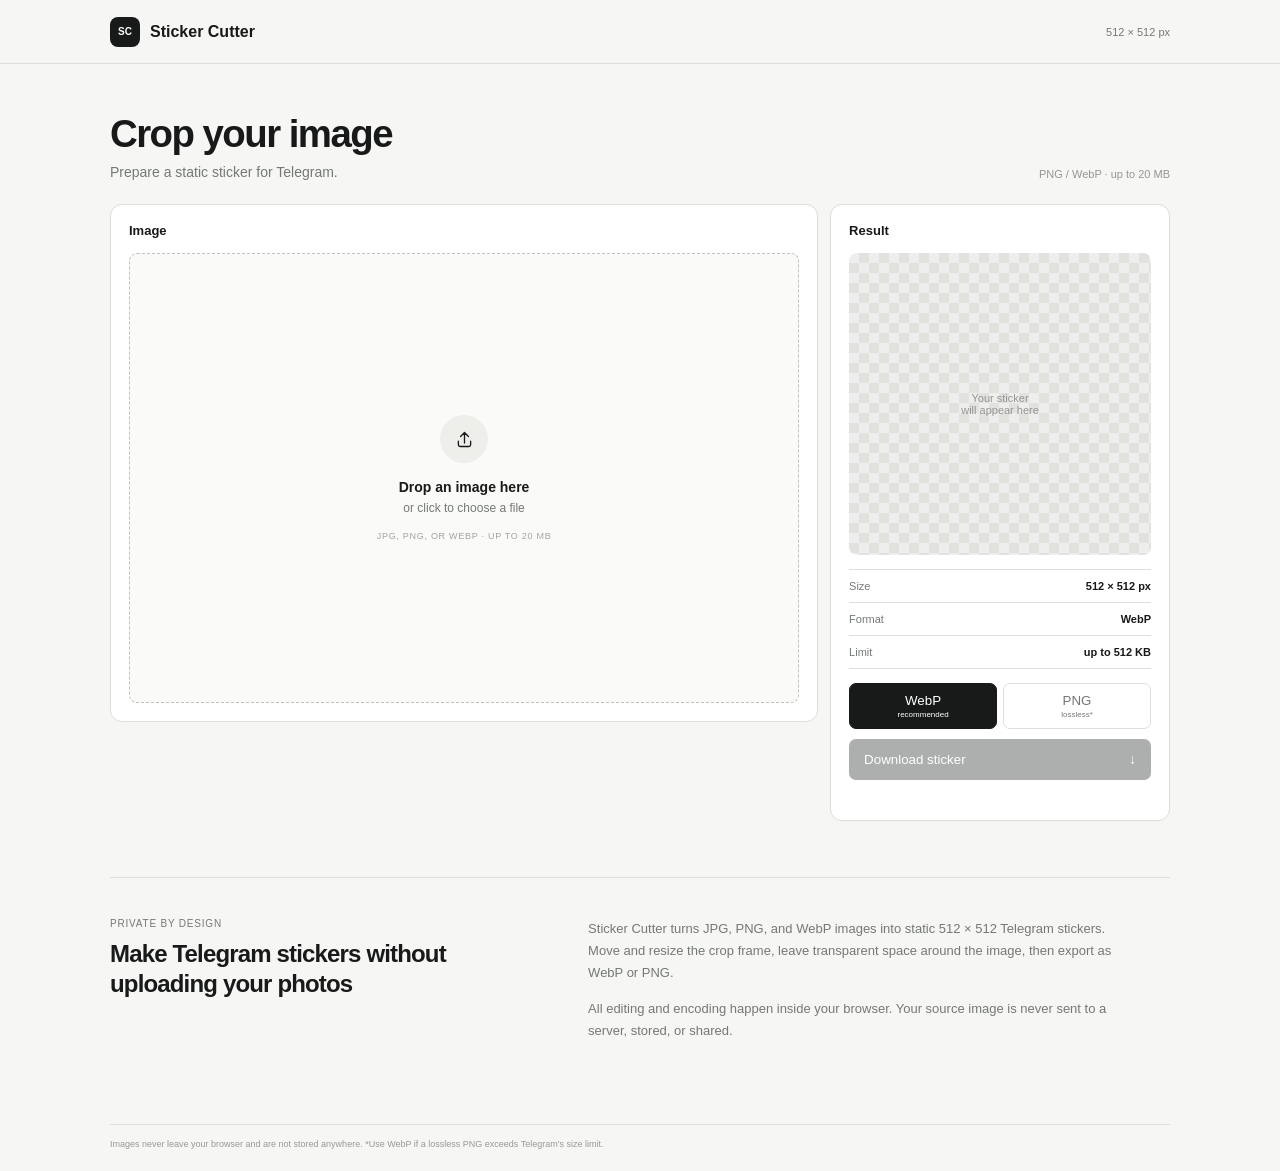
<file: index.html>
<!doctype html>
<html lang="en">
<head>
  <meta charset="utf-8">
  <meta name="viewport" content="width=device-width, initial-scale=1">
  <meta name="theme-color" content="#f4f1ea">
  <title>Telegram Sticker Maker — Crop Images to 512×512 Online</title>
  <meta name="description" content="Create Telegram stickers online for free. Crop JPG, PNG, or WebP images to 512×512, add transparent space, and export privately in your browser.">
  <meta name="robots" content="index, follow, max-image-preview:large, max-snippet:-1">
  <meta name="author" content="nigmatullin-ev">
  <link rel="canonical" href="https://telegram-sticker-cutter.pages.dev/">
  <link rel="alternate" type="text/plain" href="/llms.txt" title="LLM information">
  <meta property="og:type" content="website">
  <meta property="og:site_name" content="Sticker Cutter">
  <meta property="og:title" content="Telegram Sticker Maker — Crop Images Online">
  <meta property="og:description" content="Turn any image into a private, Telegram-ready 512×512 PNG or WebP sticker directly in your browser.">
  <meta property="og:url" content="https://telegram-sticker-cutter.pages.dev/">
  <meta property="og:locale" content="en_US">
  <meta name="twitter:card" content="summary">
  <meta name="twitter:title" content="Telegram Sticker Maker — Sticker Cutter">
  <meta name="twitter:description" content="Crop and export Telegram-ready stickers privately in your browser.">
  <script type="application/ld+json">
  {
    "@context": "https://schema.org",
    "@type": "WebApplication",
    "name": "Sticker Cutter",
    "url": "https://telegram-sticker-cutter.pages.dev/",
    "description": "A free, private online Telegram sticker maker that crops images to 512 × 512 pixels and exports PNG or WebP files.",
    "applicationCategory": "MultimediaApplication",
    "operatingSystem": "Any",
    "browserRequirements": "Requires a modern web browser with Canvas and WebP support",
    "isAccessibleForFree": true,
    "offers": {"@type": "Offer", "price": "0", "priceCurrency": "USD"},
    "featureList": ["512 × 512 Telegram sticker export", "PNG and WebP support", "Transparent background support", "Private in-browser image processing", "No registration required"]
  }
  </script>
  <link rel="stylesheet" href="static/style.css">
</head>
<body>
  <header class="topbar">
    <a class="brand" href="./" aria-label="Sticker Cutter"><span class="brand-mark">SC</span><span>Sticker Cutter</span></a>
    <span class="status">512 × 512 px</span>
  </header>
  <main>
    <section class="intro">
      <div><h1>Crop your image</h1><p>Prepare a static sticker for Telegram.</p></div>
      <span>PNG / WebP · up to 20 MB</span>
    </section>
    <section class="workspace">
      <div class="editor-card">
        <div class="card-heading"><div><h2>Image</h2></div><button class="text-button" id="changeButton" type="button" hidden>Replace image</button></div>
        <label class="dropzone" id="dropzone">
          <input id="fileInput" type="file" accept="image/jpeg,image/png,image/webp" hidden>
          <span class="upload-icon"><svg viewBox="0 0 24 24" aria-hidden="true"><path d="M12 16V4m0 0L7.5 8.5M12 4l4.5 4.5M5 14v4a2 2 0 0 0 2 2h10a2 2 0 0 0 2-2v-4"/></svg></span>
          <strong>Drop an image here</strong><span>or click to choose a file</span><small>JPG, PNG, or WebP · up to 20 MB</small>
        </label>
        <div class="canvas-wrap" id="canvasWrap" hidden>
          <canvas id="canvas" width="720" height="720" aria-label="Crop preview"></canvas>
          <div class="crop-box" id="cropBox" aria-label="Crop area"><div class="crop-guides" aria-hidden="true"></div><span class="resize-handle" data-action="resize" aria-hidden="true"></span></div>
        </div>
        <div class="zoom-row" id="zoomRow" hidden><span class="crop-help">Move or resize the frame — areas outside the image stay transparent</span><button id="resetButton" class="reset-button" type="button">Reset frame</button></div>
      </div>
      <aside class="export-card">
        <div class="card-heading"><div><h2>Result</h2></div></div>
        <div class="preview-box"><canvas id="preview" width="512" height="512"></canvas><span id="previewEmpty">Your sticker<br>will appear here</span></div>
        <div class="specs"><div><span>Size</span><strong>512 × 512 px</strong></div><div><span>Format</span><strong id="formatLabel">WebP</strong></div><div><span>Limit</span><strong>up to 512 KB</strong></div></div>
        <div class="format-switch" role="group" aria-label="File format"><button class="active" data-format="webp" type="button">WebP <small>recommended</small></button><button data-format="png" type="button">PNG <small>lossless*</small></button></div>
        <button class="download-button" id="downloadButton" type="button" disabled><span>Download sticker</span><span>↓</span></button>
        <p class="message" id="message" role="status"></p>
      </aside>
    </section>
    <section class="about" aria-labelledby="about-title">
      <div><p class="section-label">Private by design</p><h2 id="about-title">Make Telegram stickers without uploading your photos</h2></div>
      <div class="about-copy"><p>Sticker Cutter turns JPG, PNG, and WebP images into static 512 × 512 Telegram stickers. Move and resize the crop frame, leave transparent space around the image, then export as WebP or PNG.</p><p>All editing and encoding happen inside your browser. Your source image is never sent to a server, stored, or shared.</p></div>
    </section>
  </main>
  <footer>Images never leave your browser and are not stored anywhere. *Use WebP if a lossless PNG exceeds Telegram's size limit.</footer>
  <script src="static/app.js"></script>
</body>
</html>
</file>
<file: static/style.css>
:root{--ink:#171a19;--muted:#747976;--paper:#f6f6f4;--card:#fff;--line:#dedfdb}*{box-sizing:border-box}[hidden]{display:none!important}body{margin:0;background:var(--paper);color:var(--ink);font-family:Inter,-apple-system,BlinkMacSystemFont,"Segoe UI",sans-serif;min-height:100vh}.topbar{height:64px;border-bottom:1px solid var(--line);display:flex;align-items:center;justify-content:space-between;padding:0 max(calc((100vw - 1060px)/2),24px)}.brand{display:flex;align-items:center;gap:10px;color:inherit;text-decoration:none;font-weight:650}.brand-mark{display:grid;place-items:center;width:30px;height:30px;border-radius:8px;background:var(--ink);color:#fff;font-size:10px}.status{font-size:11px;color:var(--muted)}main{width:min(1060px,92vw);margin:auto}.intro{padding:48px 0 24px;display:flex;align-items:end;justify-content:space-between}.intro h1{font-size:clamp(28px,3vw,40px);letter-spacing:-.04em;margin:0 0 8px;font-weight:620}.intro p{color:var(--muted);margin:0;font-size:14px}.intro>span{font-size:11px;color:#929794}.workspace{display:grid;grid-template-columns:minmax(0,1.5fr) minmax(290px,.72fr);gap:12px;align-items:start}.editor-card,.export-card{background:var(--card);border:1px solid var(--line);border-radius:12px;padding:18px}.card-heading{display:flex;align-items:center;justify-content:space-between;margin-bottom:15px}.card-heading h2{margin:0;font-size:13px}.text-button{border:1px solid var(--ink);border-radius:7px;background:var(--ink);color:#fff;padding:8px 12px;font:600 11px inherit;cursor:pointer;transition:background .15s,border-color .15s,transform .15s}.text-button:hover{background:#343836;border-color:#343836;transform:translateY(-1px)}.text-button:focus-visible{outline:3px solid #171a1930;outline-offset:2px}.text-button:active{transform:translateY(0)}
.dropzone{height:450px;border:1px dashed #bfc2bd;border-radius:8px;display:flex;flex-direction:column;align-items:center;justify-content:center;cursor:pointer;background:#fafaf8}.dropzone:hover,.dropzone.dragging{border-color:#777}.upload-icon{width:48px;height:48px;border-radius:50%;background:#eeeeea;display:grid;place-items:center;margin-bottom:16px}.upload-icon svg{width:21px;fill:none;stroke:var(--ink);stroke-width:1.5;stroke-linecap:round;stroke-linejoin:round}.dropzone strong{font-size:14px;margin-bottom:6px}.dropzone>span:not(.upload-icon){font-size:12px;color:var(--muted)}.dropzone small{margin-top:16px;color:#a0a49f;font-size:9px;text-transform:uppercase;letter-spacing:.08em}.canvas-wrap{position:relative;overflow:hidden;border-radius:8px;background:#ddd;aspect-ratio:1;touch-action:none;cursor:grab}.canvas-wrap canvas{display:block;width:100%;height:100%}.crop-guides{position:absolute;inset:0;pointer-events:none}.crop-guides:before,.crop-guides:after{content:"";position:absolute;background:#ffffff60}.crop-guides:before{left:33.33%;width:1px;height:100%;box-shadow:calc(var(--canvas-width,600px)/3) 0 #ffffff60}.crop-guides:after{top:33.33%;height:1px;width:100%;box-shadow:0 calc(var(--canvas-width,600px)/3) #ffffff60}.crop-guides i{position:absolute;width:24px;height:24px}.crop-guides i:nth-child(1){left:10px;top:10px;border-left:2px solid #fff;border-top:2px solid #fff}.crop-guides i:nth-child(2){right:10px;top:10px;border-right:2px solid #fff;border-top:2px solid #fff}.crop-guides i:nth-child(3){left:10px;bottom:10px;border-left:2px solid #fff;border-bottom:2px solid #fff}.crop-guides i:nth-child(4){right:10px;bottom:10px;border-right:2px solid #fff;border-bottom:2px solid #fff}.drag-hint{position:absolute;bottom:12px;left:50%;transform:translateX(-50%);background:#171a19aa;color:#fff;padding:6px 10px;border-radius:16px;font-size:9px;white-space:nowrap}.zoom-row{display:flex;align-items:center;gap:11px;padding:16px 2px 0}.zoom-row input{flex:1;accent-color:var(--ink)}.zoom-icon{font-size:16px}.icon-button{width:30px;height:30px;border-radius:50%;border:1px solid var(--line);background:none;cursor:pointer}
.preview-box{position:relative;aspect-ratio:1;border-radius:8px;background-color:#eee;background-image:linear-gradient(45deg,#e1e1de 25%,transparent 25%),linear-gradient(-45deg,#e1e1de 25%,transparent 25%),linear-gradient(45deg,transparent 75%,#e1e1de 75%),linear-gradient(-45deg,transparent 75%,#e1e1de 75%);background-size:20px 20px;background-position:0 0,0 10px,10px -10px,-10px 0;overflow:hidden}.preview-box canvas{display:none;width:100%;height:100%}.preview-box canvas.ready{display:block}.preview-box span{position:absolute;inset:0;display:grid;place-items:center;text-align:center;color:#929692;font-size:11px}.specs{margin:14px 0;border-top:1px solid var(--line)}.specs div{display:flex;justify-content:space-between;padding:10px 0;border-bottom:1px solid var(--line);font-size:11px}.specs span{color:var(--muted)}.specs strong{font-weight:600}.format-switch{display:grid;grid-template-columns:1fr 1fr;gap:6px;margin-bottom:10px}.format-switch button{border:1px solid var(--line);background:none;border-radius:7px;padding:9px 4px;color:var(--muted);font:600 11px inherit;cursor:pointer}.format-switch small{display:block;font-size:8px;margin-top:2px;font-weight:400}.format-switch button.active{border-color:var(--ink);background:var(--ink);color:#fff}.download-button{width:100%;border:0;border-radius:7px;background:var(--ink);color:#fff;padding:13px 15px;display:flex;justify-content:space-between;font:600 12px inherit;cursor:pointer}.download-button:disabled{opacity:.35}.message{min-height:14px;margin:8px 0 0;font-size:10px;color:#b84a38;text-align:center}footer{width:min(1060px,92vw);margin:28px auto 22px;padding-top:14px;border-top:1px solid var(--line);color:#969a97;font-size:9px}
@media(max-width:800px){.intro{padding:34px 0 20px}.intro>span{display:none}.workspace{grid-template-columns:1fr}.dropzone{height:380px}.status{display:none}}@media(max-width:480px){main{width:94vw}.intro h1{font-size:28px}.editor-card,.export-card{padding:14px}.dropzone{height:320px}}

/* Movable crop frame */
.canvas-wrap{cursor:default;user-select:none}.crop-box{position:absolute;border:2px solid #fff;box-shadow:0 0 0 1px #0003;cursor:move;touch-action:none}.crop-box.active{cursor:grabbing}.crop-box .crop-guides{position:absolute;inset:0}.crop-box .crop-guides:before{left:33.333%;top:0;width:1px;height:100%;box-shadow:calc(var(--crop-width, 100px)/3) 0 #ffffff80}.crop-box .crop-guides:after{left:0;top:33.333%;width:100%;height:1px;box-shadow:0 calc(var(--crop-width, 100px)/3) #ffffff80}.crop-box .resize-handle{position:absolute;right:-8px;bottom:-8px;width:20px;height:20px;border:3px solid #fff;border-left:0;border-top:0;filter:drop-shadow(0 1px 1px #0006);cursor:nwse-resize;pointer-events:auto}.crop-help{color:var(--muted);font-size:10px;line-height:1.4}.reset-button{flex:none;border:1px solid var(--line);border-radius:6px;background:#fff;color:var(--ink);padding:7px 9px;font:500 10px inherit;cursor:pointer}.reset-button:hover{border-color:#999}
.about{display:grid;grid-template-columns:.85fr 1.15fr;gap:48px;margin:56px 0 12px;padding:40px 0;border-top:1px solid var(--line)}.section-label{margin:0 0 10px;color:var(--muted);font-size:10px;text-transform:uppercase;letter-spacing:.08em}.about h2{max-width:420px;margin:0;font-size:24px;line-height:1.25;letter-spacing:-.035em}.about-copy{max-width:540px}.about-copy p{margin:0 0 14px;color:var(--muted);font-size:13px;line-height:1.7}
@media(max-width:800px){.about{grid-template-columns:1fr;gap:20px;margin-top:38px;padding-top:30px}}
</file>
